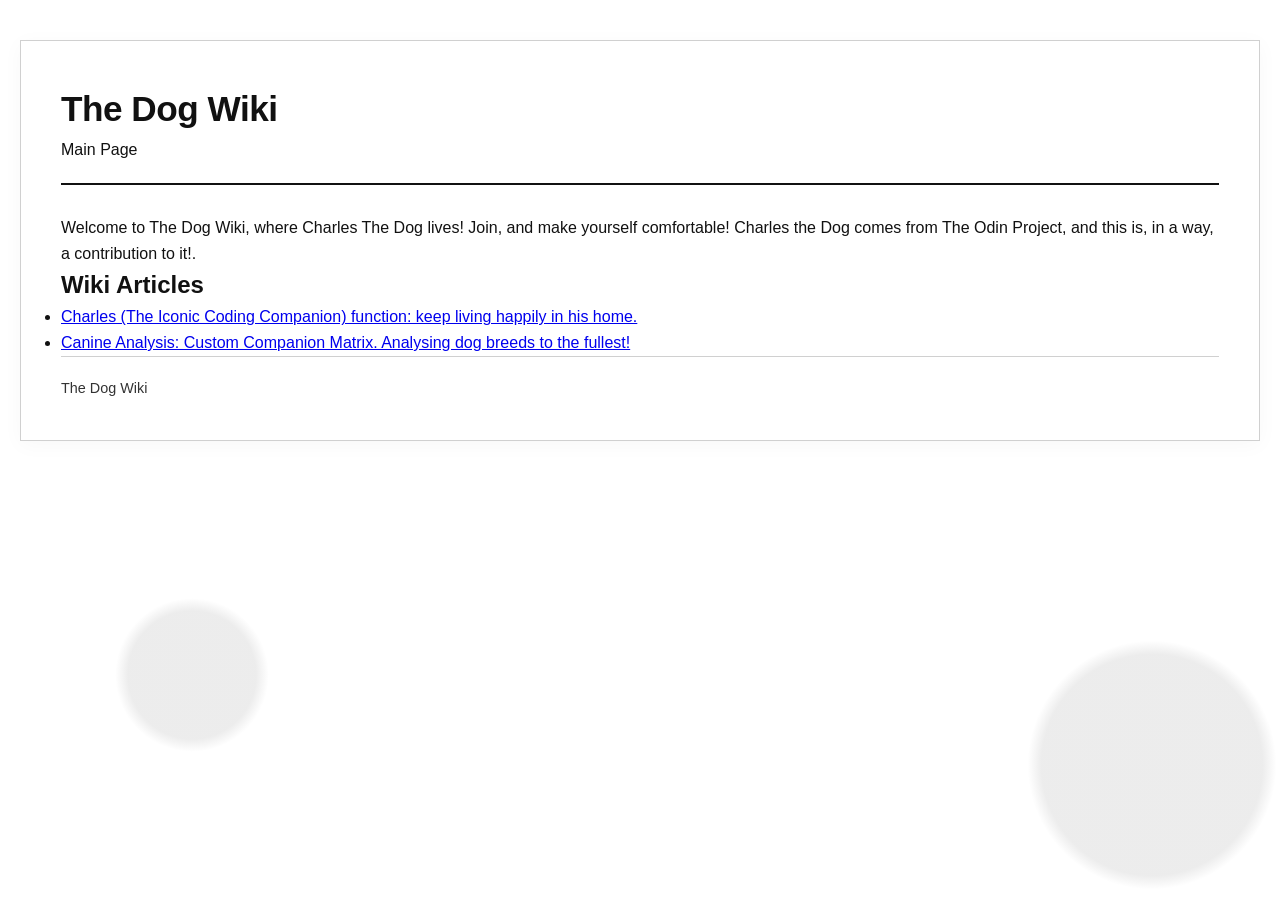
<file: index.html>
<!DOCTYPE html>
<html lang="en">
<head>
    <meta charset="UTF-8">
    <meta name="viewport" content="width=device-width, initial-scale=1.0">
    <title>Main Page - The Doggo of the soul Wiki</title>
    <link rel="stylesheet" href="style.css">
</head>
<body>
    <body class="charles-theme"></body>
    <div class="wiki-wrapper">
        <header class="wiki-header">
            <h1 class="page-title">The Dog Wiki</h1>
            <p class="site-sub">Main Page</p>
        </header>

        <main class="wiki-content">
            <section class="article-body">
                <p class="lead-paragraph">
                    Welcome to The Dog Wiki, where Charles The Dog lives! Join, and make yourself comfortable! Charles the Dog comes from The Odin Project, and this is, in a way, a contribution to it!.
                </p>
                
                <h2>Wiki Articles</h2>
                <ul class="wiki-list">
                    <li><a href="charlie.html">Charles (The Iconic Coding Companion) function: keep living happily in his home.</a></li>
                    <li><a href="dogwiki.html">Canine Analysis: Custom Companion Matrix. Analysing dog breeds to the fullest!</a></li>
                </ul>
            </section>
        </main>

        <footer class="wiki-footer">
            <p class="site-sub">The Dog Wiki</p>
        </footer>
    </div>
</body>
</html>
</file>
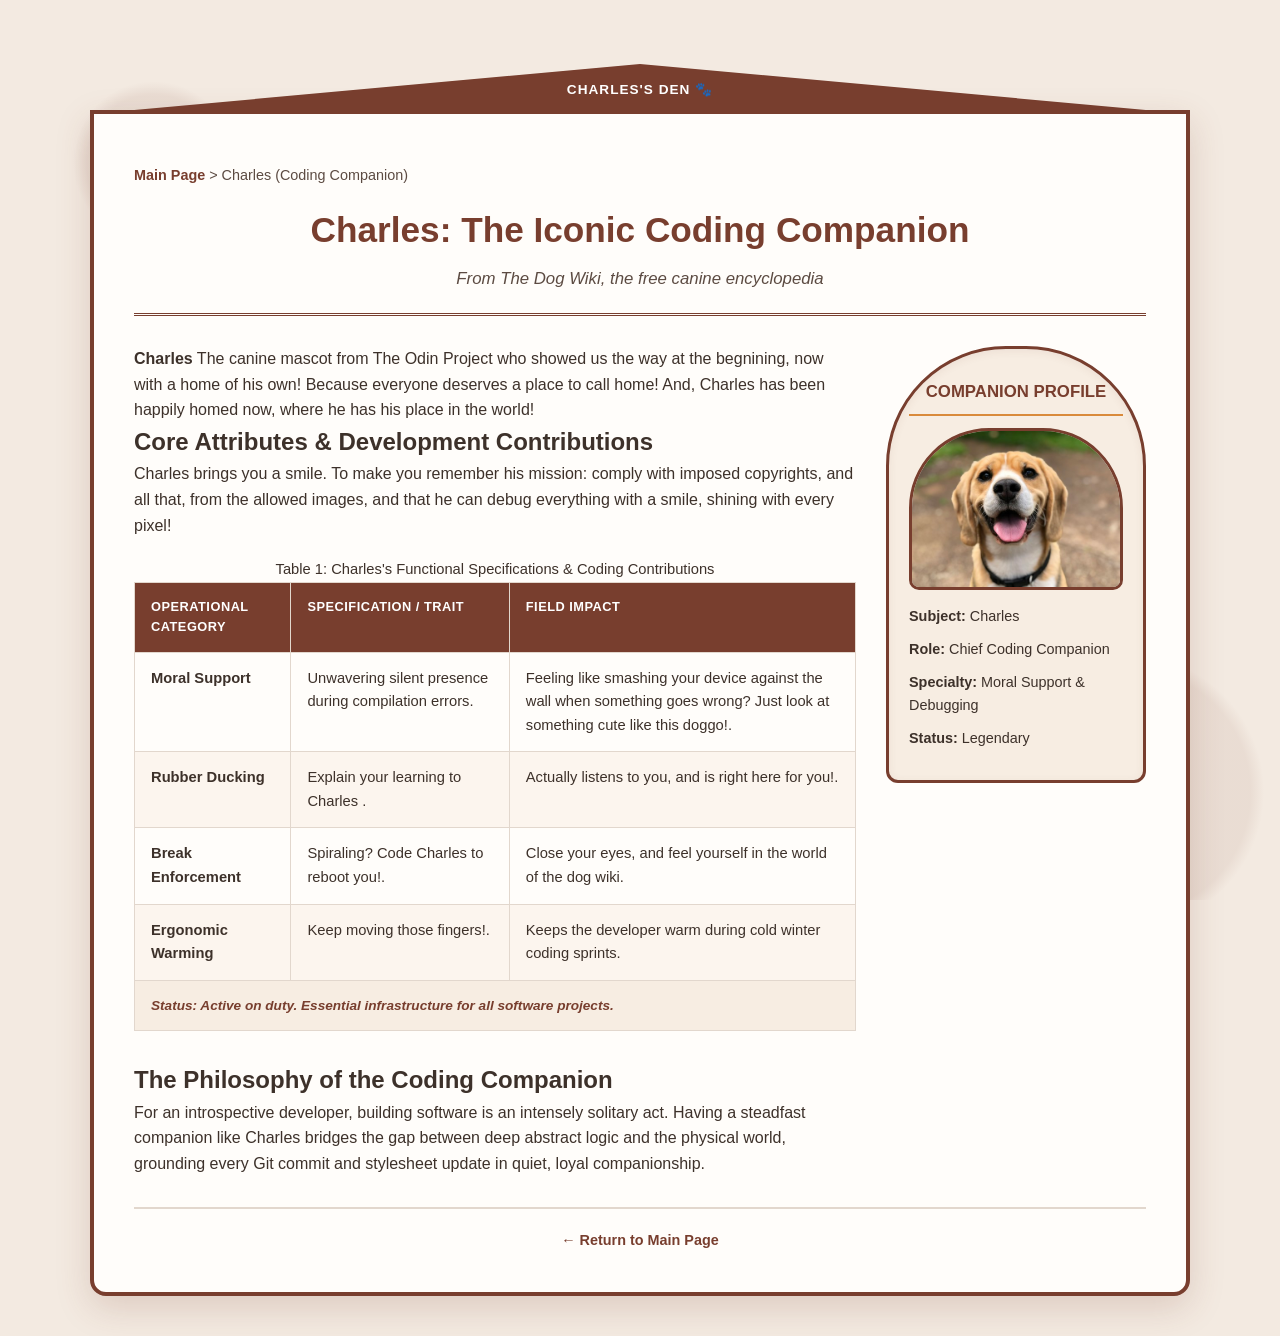
<file: charlie.html>
<!DOCTYPE html>
<html lang="en">
<head>
    <meta charset="UTF-8">
    <meta name="viewport" content="width=device-width, initial-scale=1.0">
    <title>Charles (The Iconic Coding Companion) - The Dog Wiki</title>
    <link rel="stylesheet" href="charles.css">
</head>
<body>
    <div class="wiki-wrapper">
        <nav class="wiki-breadcrumbs">
            <a href="index.html">Main Page</a> &gt; Charles (Coding Companion)
        </nav>

        <header class="wiki-header">
            <h1 class="page-title">Charles: The Iconic Coding Companion</h1>
            <p class="wiki-subtitle">From The Dog Wiki, the free canine encyclopedia</p>
        </header>

        <main class="wiki-content">
            <section class="article-body">
                <p class="lead-paragraph">
                    <strong>Charles</strong>  The canine mascot from The Odin Project who showed us the way at the begnining, now with a home of his own! Because everyone deserves a place to call home! And, Charles has been happily homed now, where he has his place in the world!
                </p>

                <section id="charles-overview">
                    <h2>Core Attributes & Development Contributions</h2>
                    <p>
                        Charles brings you a smile. To make you remember his mission: comply with imposed copyrights, and all that, from the allowed images, and that he can debug everything with a smile, shining with every pixel!
                    </p>

                    <div class="table-container">
                        <table class="wiki-table">
                            <caption>Table 1: Charles's Functional Specifications & Coding Contributions</caption>
                            <thead>
                                <tr>
                                    <th>Operational Category</th>
                                    <th>Specification / Trait</th>
                                    <th>Field Impact</th>
                                </tr>
                            </thead>
                            <tbody>
                                <tr>
                                    <td><strong>Moral Support</strong></td>
                                    <td>Unwavering silent presence during compilation errors.</td>
                                    <td> Feeling like smashing your device against the wall when something goes wrong? Just look at something cute like this doggo!.</td>
                                </tr>
                                <tr>
                                    <td><strong>Rubber Ducking</strong></td>
                                    <td> Explain your learning to Charles .</td>
                                    <td> Actually listens to you, and is right here for you!.</td>
                                </tr>
                                <tr>
                                    <td><strong>Break Enforcement</strong></td>
                                    <td> Spiraling?  Code Charles to reboot you!.</td>
                                    <td> Close your eyes, and feel yourself in the world of the dog wiki.</td>
                                </tr>
                                <tr>
                                    <td><strong>Ergonomic Warming</strong></td>
                                    <td> Keep moving those fingers!.</td>
                                    <td>Keeps the developer warm during cold winter coding sprints.</td>
                                </tr>
                            </tbody>
                            <tfoot>
                                <tr>
                                    <td colspan="3">Status: Active on duty. Essential infrastructure for all software projects.</td>
                                </tr>
                            </tfoot>
                        </table>
                    </div>
                </section>

                <section id="companion-legacy">
                    <h2>The Philosophy of the Coding Companion</h2>
                    <p>
                        For an introspective developer, building software is an intensely solitary act. Having a steadfast companion like Charles bridges the gap between deep abstract logic and the physical world, grounding every Git commit and stylesheet update in quiet, loyal companionship.
                    </p>
                </section>
            </section>

            <!-- Arched Dog House Doorway Infobox with Charles's Picture -->
            <aside class="infobox-container">
                <aside class="infobox">
                    <h3>COMPANION PROFILE</h3>
                    
                    <div class="profile-image-container">
                        <img src="./dog.jpg" alt="Charles the Dog - Iconic Coding Companion" class="profile-image">
                    </div>

                    <ul class="profile-details">
                        <li><strong>Subject:</strong> Charles</li>
                        <li><strong>Role:</strong> Chief Coding Companion</li>
                        <li><strong>Specialty:</strong> Moral Support & Debugging</li>
                        <li><strong>Status:</strong> Legendary</li>
                    </ul>
                </aside>
            </aside>
        </main>

        <footer class="wiki-footer">
            <p><a href="index.html" class="back-link">&larr; Return to Main Page</a></p>
        </footer>
    </div>
</body>
</html>
</file>
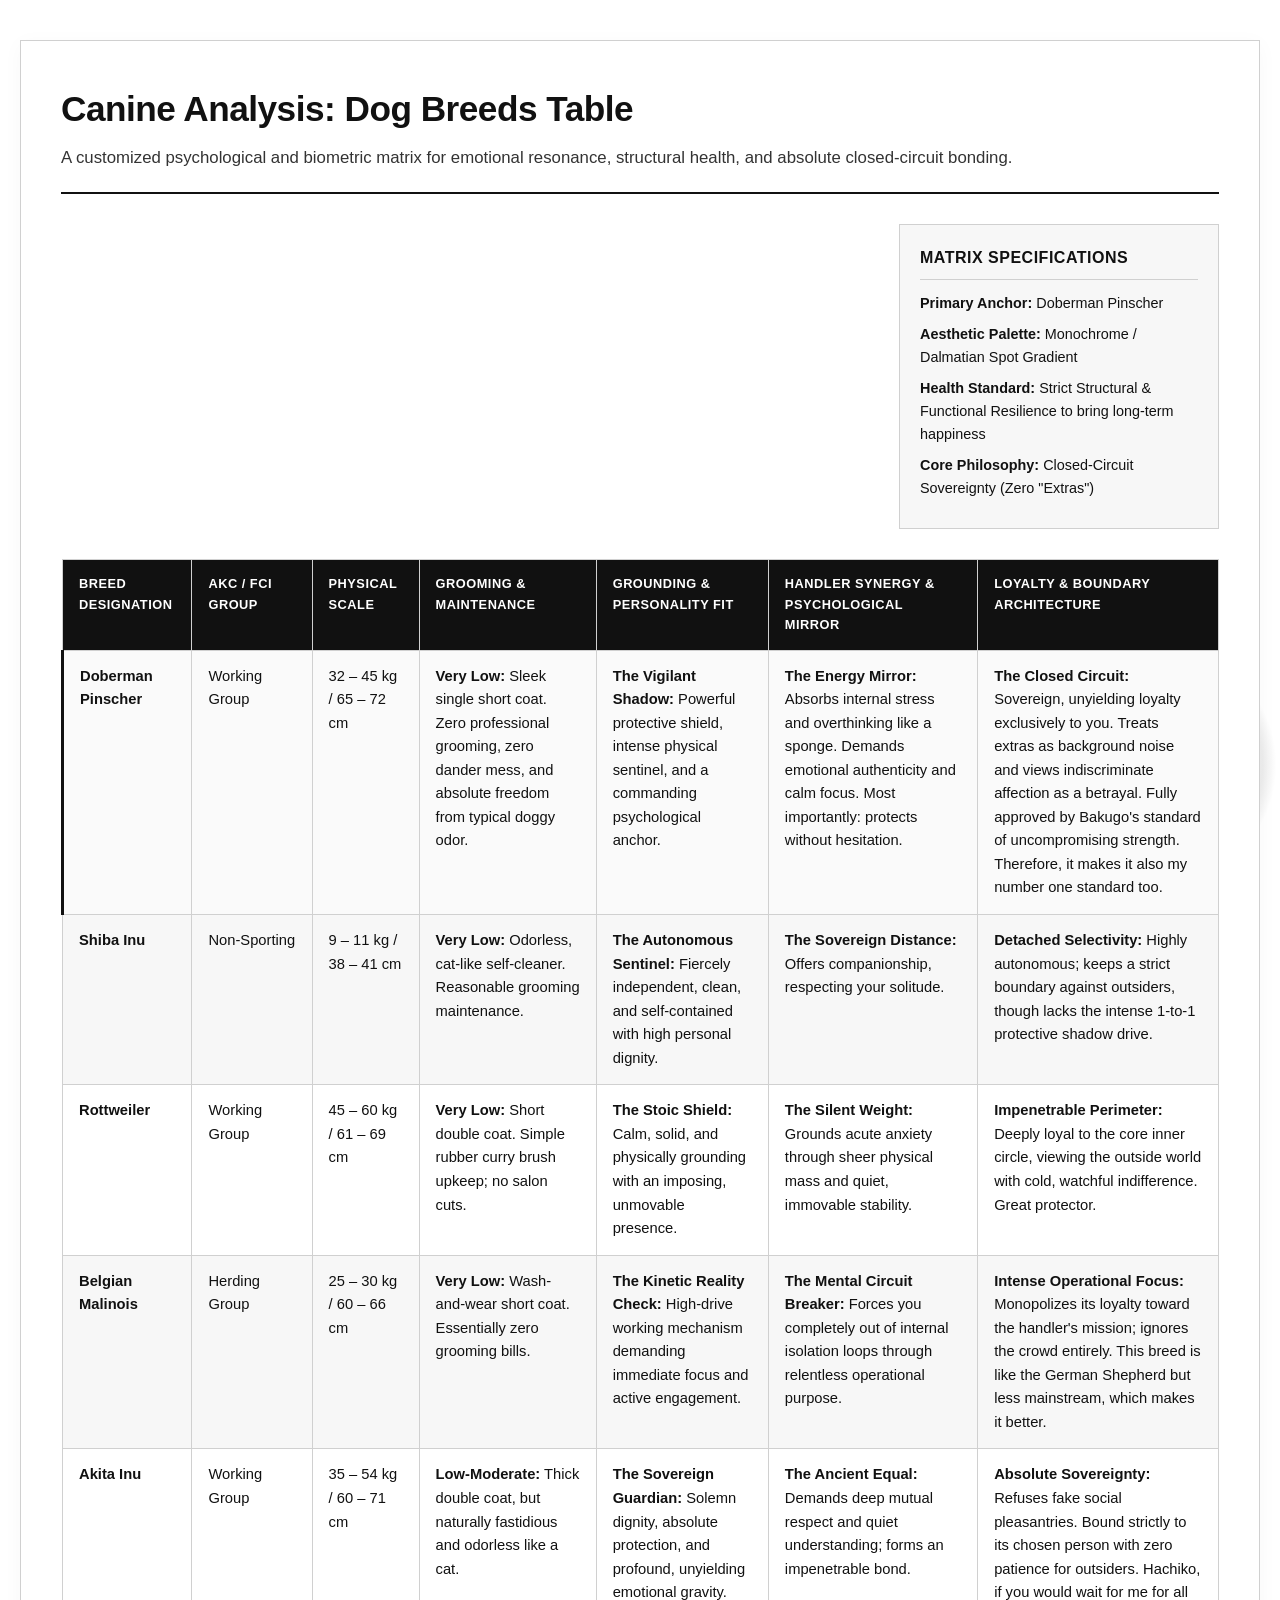
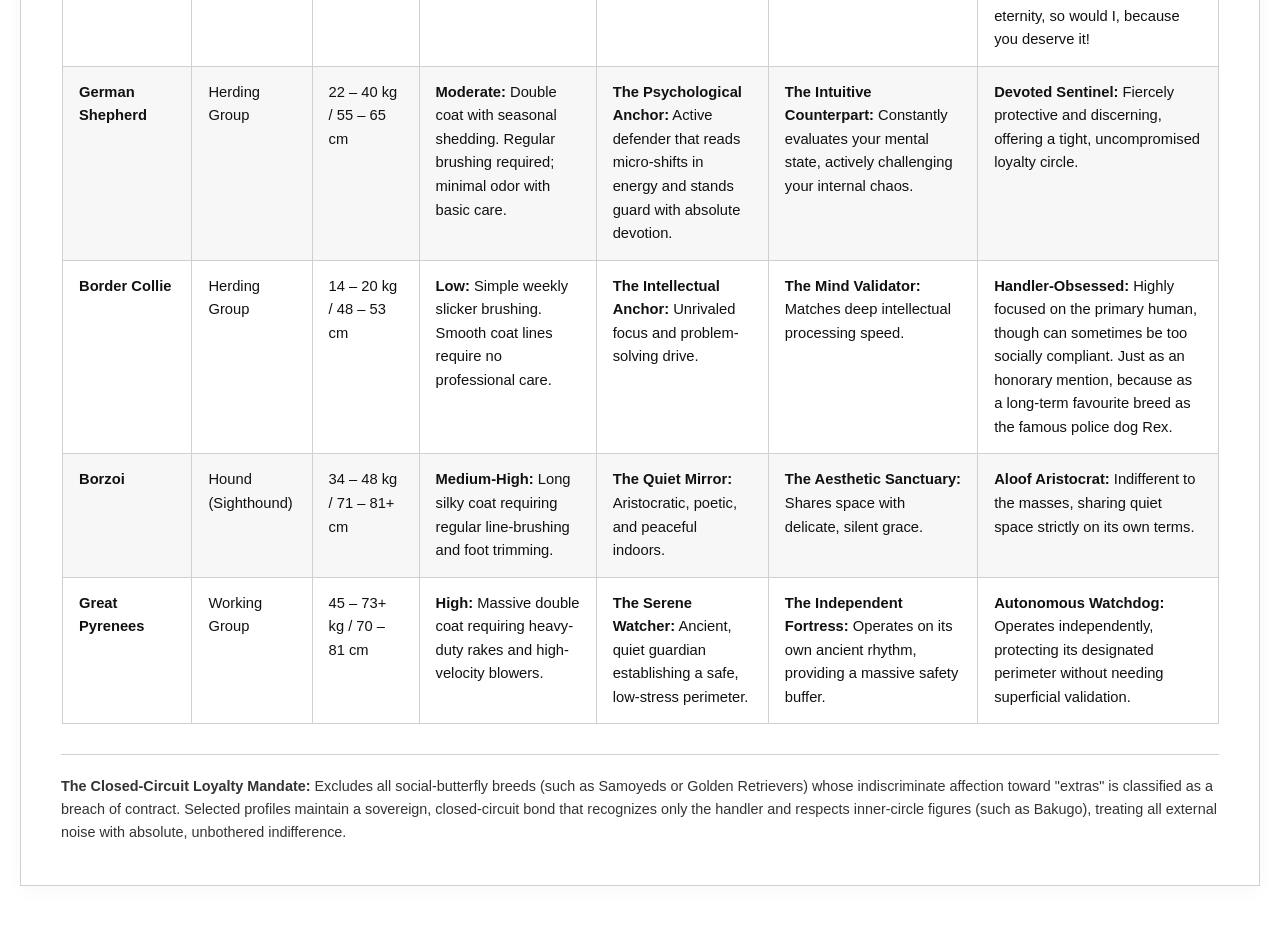
<file: dogwiki.html>
<!DOCTYPE html>
<html lang="en">
<head>
    <meta charset="UTF-8">
    <meta name="viewport" content="width=device-width, initial-scale=1.0">
    <title>Canine Analysis: Dog Breeds Table</title>
    <link rel="stylesheet" href="style.css">
</head>
<body>
    <div class="wiki-wrapper">
        <header class="wiki-header">
            <h1 class="page-title">Canine Analysis: Dog Breeds Table</h1>
            <p class="wiki-subtitle">A customized psychological and biometric matrix for emotional resonance, structural health, and absolute closed-circuit bonding.</p>
        </header>

        <main class="wiki-content">
            <section class="infobox-container">
                <aside class="infobox">
                    <h3>Matrix Specifications</h3>
                    <ul>
                        <li><strong>Primary Anchor:</strong> Doberman Pinscher</li>
                        <li><strong>Aesthetic Palette:</strong> Monochrome / Dalmatian Spot Gradient</li>
                        <li><strong>Health Standard:</strong> Strict Structural & Functional Resilience to bring long-term happiness</li>
                        <li><strong>Core Philosophy:</strong> Closed-Circuit Sovereignty (Zero "Extras")</li>
                    </ul>
                </aside>
            </section>

            <div class="table-container">
                <table class="wiki-table">
                    <thead>
                        <tr>
                            <th>Breed Designation</th>
                            <th>AKC / FCI Group</th>
                            <th>Physical Scale</th>
                            <th>Grooming & Maintenance</th>
                            <th>Grounding & Personality Fit</th>
                            <th>Handler Synergy & Psychological Mirror</th>
                            <th>Loyalty & Boundary Architecture</th>
                        </tr>
                    </thead>
                    <tbody>
                        <tr class="highlight-row">
                            <td><strong>Doberman Pinscher</strong></td>
                            <td>Working Group</td>
                            <td>32 – 45 kg / 65 – 72 cm</td>
                            <td><strong>Very Low:</strong> Sleek single short coat. Zero professional grooming, zero dander mess, and absolute freedom from typical doggy odor.</td>
                            <td><strong>The Vigilant Shadow:</strong> Powerful protective shield, intense physical sentinel, and a commanding psychological anchor.</td>
                            <td><strong>The Energy Mirror:</strong> Absorbs internal stress and overthinking like a sponge. Demands emotional authenticity and calm focus. Most importantly: protects without hesitation.</td>
                            <td><strong>The Closed Circuit:</strong> Sovereign, unyielding loyalty exclusively to you. Treats extras as background noise and views indiscriminate affection as a betrayal. Fully approved by Bakugo's standard of uncompromising strength. Therefore, it makes it also my number one standard too.</td>
                        </tr>
                        <tr>
                            <td><strong>Shiba Inu</strong></td>
                            <td>Non-Sporting</td>
                            <td>9 – 11 kg / 38 – 41 cm</td>
                            <td><strong>Very Low:</strong> Odorless, cat-like self-cleaner. Reasonable grooming maintenance.</td>
                            <td><strong>The Autonomous Sentinel:</strong> Fiercely independent, clean, and self-contained with high personal dignity.</td>
                            <td><strong>The Sovereign Distance:</strong> Offers companionship, respecting your solitude.</td>
                            <td><strong>Detached Selectivity:</strong> Highly autonomous; keeps a strict boundary against outsiders, though lacks the intense 1-to-1 protective shadow drive.</td>
                        </tr>
                        <tr>
                            <td><strong>Rottweiler</strong></td>
                            <td>Working Group</td>
                            <td>45 – 60 kg / 61 – 69 cm</td>
                            <td><strong>Very Low:</strong> Short double coat. Simple rubber curry brush upkeep; no salon cuts.</td>
                            <td><strong>The Stoic Shield:</strong> Calm, solid, and physically grounding with an imposing, unmovable presence.</td>
                            <td><strong>The Silent Weight:</strong> Grounds acute anxiety through sheer physical mass and quiet, immovable stability.</td>
                            <td><strong>Impenetrable Perimeter:</strong> Deeply loyal to the core inner circle, viewing the outside world with cold, watchful indifference. Great protector.</td>
                        </tr>
                        <tr>
                            <td><strong>Belgian Malinois</strong></td>
                            <td>Herding Group</td>
                            <td>25 – 30 kg / 60 – 66 cm</td>
                            <td><strong>Very Low:</strong> Wash-and-wear short coat. Essentially zero grooming bills.</td>
                            <td><strong>The Kinetic Reality Check:</strong> High-drive working mechanism demanding immediate focus and active engagement.</td>
                            <td><strong>The Mental Circuit Breaker:</strong> Forces you completely out of internal isolation loops through relentless operational purpose.</td>
                            <td><strong>Intense Operational Focus:</strong> Monopolizes its loyalty toward the handler's mission; ignores the crowd entirely. This breed is like the German Shepherd but less mainstream, which makes it better.</td>
                        </tr>
                        <tr>
                            <td><strong>Akita Inu</strong></td>
                            <td>Working Group</td>
                            <td>35 – 54 kg / 60 – 71 cm</td>
                            <td><strong>Low-Moderate:</strong> Thick double coat, but naturally fastidious and odorless like a cat.</td>
                            <td><strong>The Sovereign Guardian:</strong> Solemn dignity, absolute protection, and profound, unyielding emotional gravity.</td>
                            <td><strong>The Ancient Equal:</strong> Demands deep mutual respect and quiet understanding; forms an impenetrable bond.</td>
                            <td><strong>Absolute Sovereignty:</strong> Refuses fake social pleasantries. Bound strictly to its chosen person with zero patience for outsiders. Hachiko, if you would wait for me for all eternity, so would I, because you deserve it!</td>
                        </tr>
                        <tr>
                            <td><strong>German Shepherd</strong></td>
                            <td>Herding Group</td>
                            <td>22 – 40 kg / 55 – 65 cm</td>
                            <td><strong>Moderate:</strong> Double coat with seasonal shedding. Regular brushing required; minimal odor with basic care.</td>
                            <td><strong>The Psychological Anchor:</strong> Active defender that reads micro-shifts in energy and stands guard with absolute devotion.</td>
                            <td><strong>The Intuitive Counterpart:</strong> Constantly evaluates your mental state, actively challenging your internal chaos.</td>
                            <td><strong>Devoted Sentinel:</strong> Fiercely protective and discerning, offering a tight, uncompromised loyalty circle.</td>
                        </tr>
                        <tr>
                            <td><strong>Border Collie</strong></td>
                            <td>Herding Group</td>
                            <td>14 – 20 kg / 48 – 53 cm</td>
                            <td><strong>Low:</strong> Simple weekly slicker brushing. Smooth coat lines require no professional care.</td>
                            <td><strong>The Intellectual Anchor:</strong> Unrivaled focus and problem-solving drive.</td>
                            <td><strong>The Mind Validator:</strong> Matches deep intellectual processing speed.</td>
                            <td><strong>Handler-Obsessed:</strong> Highly focused on the primary human, though can sometimes be too socially compliant. Just as an honorary mention, because as a long-term favourite breed as the famous police dog Rex.</td>
                        </tr>
                        <tr>
                            <td><strong>Borzoi</strong></td>
                            <td>Hound (Sighthound)</td>
                            <td>34 – 48 kg / 71 – 81+ cm</td>
                            <td><strong>Medium-High:</strong> Long silky coat requiring regular line-brushing and foot trimming.</td>
                            <td><strong>The Quiet Mirror:</strong> Aristocratic, poetic, and peaceful indoors.</td>
                            <td><strong>The Aesthetic Sanctuary:</strong> Shares space with delicate, silent grace.</td>
                            <td><strong>Aloof Aristocrat:</strong> Indifferent to the masses, sharing quiet space strictly on its own terms.</td>
                        </tr>
                        <tr>
                            <td><strong>Great Pyrenees</strong></td>
                            <td>Working Group</td>
                            <td>45 – 73+ kg / 70 – 81 cm</td>
                            <td><strong>High:</strong> Massive double coat requiring heavy-duty rakes and high-velocity blowers.</td>
                            <td><strong>The Serene Watcher:</strong> Ancient, quiet guardian establishing a safe, low-stress perimeter.</td>
                            <td><strong>The Independent Fortress:</strong> Operates on its own ancient rhythm, providing a massive safety buffer.</td>
                            <td><strong>Autonomous Watchdog:</strong> Operates independently, protecting its designated perimeter without needing superficial validation.</td>
                        </tr>
                    </tbody>
                </table>
            </div>

            <footer class="wiki-footer">
                <p><strong>The Closed-Circuit Loyalty Mandate:</strong> Excludes all social-butterfly breeds (such as Samoyeds or Golden Retrievers) whose indiscriminate affection toward "extras" is classified as a breach of contract. Selected profiles maintain a sovereign, closed-circuit bond that recognizes only the handler and respects inner-circle figures (such as Bakugo), treating all external noise with absolute, unbothered indifference.</p>
            </footer>
        </main>
    </div>
</body>
</html>
</file>
<file: style.css>
/* --- Monochrome Dalmatian Palette & Base Setup --- */
:root {
    --bg-pure: #ffffff;
    --bg-offwhite: #f7f7f7;
    --ink-black: #111111;
    --graphite: #333333;
    --border-gray: #d0d0d0;
    --spot-color: rgba(17, 17, 17, 0.08);
}

* {
    box-sizing: border-box;
    margin: 0;
    padding: 0;
}

body {
    background-color: var(--bg-pure);
    color: var(--ink-black);
    font-family: -apple-system, BlinkMacSystemFont, "Segoe UI", Roboto, Helvetica, Arial, sans-serif;
    line-height: 1.6;
    padding: 40px 20px;
    
    /* Custom Ink-Black Radial-Gradient Dalmatian Spot Margin Background */
    background-image: 
        radial-gradient(circle at 10% 15%, var(--spot-color) 0%, var(--spot-color) 4%, transparent 5%),
        radial-gradient(circle at 85% 25%, var(--spot-color) 0%, var(--spot-color) 6%, transparent 7%),
        radial-gradient(circle at 15% 75%, var(--spot-color) 0%, var(--spot-color) 5%, transparent 6%),
        radial-gradient(circle at 90% 85%, var(--spot-color) 0%, var(--spot-color) 8%, transparent 9%);
    background-size: 100% 100%;
    background-attachment: fixed;
}

/* --- Wiki Wrapper --- */
.wiki-wrapper {
    max-width: 1400px;
    margin: 0 auto;
    background: var(--bg-pure);
    border: 1px solid var(--border-gray);
    padding: 40px;
    box-shadow: 0 4px 20px rgba(0, 0, 0, 0.03);
}

/* --- Header --- */
.wiki-header {
    border-bottom: 2px solid var(--ink-black);
    padding-bottom: 20px;
    margin-bottom: 30px;
}

.wiki-header h1 {
    font-size: 2.2rem;
    font-weight: 700;
    letter-spacing: -0.5px;
    color: var(--ink-black);
}

.wiki-subtitle {
    font-size: 1.05rem;
    color: var(--graphite);
    margin-top: 8px;
}

/* --- Infobox --- */
.infobox-container {
    display: flex;
    justify-content: flex-end;
    margin-bottom: 30px;
}

.infobox {
    background: var(--bg-offwhite);
    border: 1px solid var(--border-gray);
    padding: 20px;
    width: 320px;
    font-size: 0.9rem;
}

.infobox h3 {
    font-size: 1rem;
    border-bottom: 1px solid var(--border-gray);
    padding-bottom: 8px;
    margin-bottom: 12px;
    text-transform: uppercase;
    letter-spacing: 0.5px;
}

.infobox ul {
    list-style: none;
}

.infobox li {
    margin-bottom: 8px;
}

/* --- Wiki Table --- */
.table-container {
    overflow-x: auto;
    margin-bottom: 30px;
}

.wiki-table {
    width: 100%;
    border-collapse: collapse;
    text-align: left;
    font-size: 0.92rem;
}

.wiki-table th, 
.wiki-table td {
    padding: 14px 16px;
    border: 1px solid var(--border-gray);
    vertical-align: top;
}

.wiki-table th {
    background-color: var(--ink-black);
    color: var(--bg-pure);
    font-weight: 600;
    text-transform: uppercase;
    font-size: 0.8rem;
    letter-spacing: 0.5px;
}

.wiki-table tr:nth-child(even) {
    background-color: var(--bg-offwhite);
}

.wiki-table tr:hover {
    background-color: #f0f0f0;
}

.highlight-row {
    background-color: #fafafa !important;
    border-left: 3px solid var(--ink-black);
}

/* --- Footer --- */
.wiki-footer {
    border-top: 1px solid var(--border-gray);
    padding-top: 20px;
    font-size: 0.9rem;
    color: var(--graphite);
}

/* Breadcrumbs for navigation */
.wiki-breadcrumbs {
    font-size: 0.9rem;
    margin-bottom: 15px;
    color: var(--graphite);
}

.wiki-breadcrumbs a {
    color: inherit;
    text-decoration: none;
    font-weight: 600;
}

.wiki-breadcrumbs a:hover {
    text-decoration: underline;
}

.back-link {
    color: inherit;
    text-decoration: none;
    font-weight: 600;
}

.back-link:hover {
    text-decoration: underline;
}
</file>
<file: charles.css>
/* ==========================================
   Charles's Dedicated Cozy Dog House Theme
   ========================================== */

:root {
    --house-bg-outer: #f3eae1;          /* Soft warm oatmeal background */
    --house-bg-inner: #fffdfa;          /* Clean cream paper inside the den */
    --house-wood-chestnut: #783e2e;     /* Warm chestnut wood trim */
    --house-amber-warm: #d98a3b;        /* Cozy amber accent */
    --house-text-dark: #3d312a;         /* Deep warm brown text */
    --house-border-warm: #e2d7cd;       /* Soft wooden border */
    --house-spot: rgba(120, 62, 46, 0.08); /* Warm chestnut spots */
}

* {
    box-sizing: border-box;
    margin: 0;
    padding: 0;
}

body {
    background-color: var(--house-bg-outer);
    color: var(--house-text-dark);
    font-family: -apple-system, BlinkMacSystemFont, "Segoe UI", Roboto, Helvetica, Arial, sans-serif;
    line-height: 1.6;
    padding: 60px 20px 40px 20px;
    
    /* Cozy warm chestnut spots pattern */
    background-image: 
        radial-gradient(circle at 12% 18%, var(--house-spot) 0%, var(--house-spot) 5%, transparent 6%),
        radial-gradient(circle at 82% 28%, var(--house-spot) 0%, var(--house-spot) 7%, transparent 8%),
        radial-gradient(circle at 18% 80%, var(--house-spot) 0%, var(--house-spot) 6%, transparent 7%),
        radial-gradient(circle at 88% 88%, var(--house-spot) 0%, var(--house-spot) 9%, transparent 10%);
    background-size: cover;
    background-attachment: fixed;
}

/* --- Dog House Main Container (Pitched Roof Roofline) --- */
.wiki-wrapper {
    position: relative;
    max-width: 1100px;
    margin: 50px auto 0 auto;
    background: var(--house-bg-inner);
    border: 4px solid var(--house-wood-chestnut);
    border-radius: 0 0 16px 16px;
    padding: 50px 40px 40px 40px;
    box-shadow: 0 12px 35px rgba(120, 62, 46, 0.18);
}

/* Pitched Triangular Gable Roof Peak */
.wiki-wrapper::before {
    content: "";
    position: absolute;
    top: -50px;
    left: -4px;
    right: -4px;
    height: 50px;
    background: var(--house-wood-chestnut);
    clip-path: polygon(50% 0%, 100% 100%, 0% 100%);
}

/* Roof Peak Signboard Badge */
.wiki-wrapper::after {
    content: "CHARLES'S DEN 🐾";
    position: absolute;
    top: -35px;
    left: 50%;
    transform: translateX(-50%);
    color: #ffffff;
    font-size: 0.85rem;
    font-weight: 700;
    letter-spacing: 1px;
    z-index: 2;
}

/* Header Styling */
.wiki-header {
    border-bottom: 3px double var(--house-wood-chestnut);
    text-align: center;
    padding-bottom: 20px;
    margin-bottom: 30px;
    margin-top: 10px;
}

.wiki-header h1,
.page-title {
    color: var(--house-wood-chestnut);
    font-size: 2.2rem;
    font-weight: 700;
}

.wiki-subtitle {
    color: #5c4b42;
    font-style: italic;
    font-size: 1.05rem;
    margin-top: 8px;
}

/* Layout Content Structure */
.wiki-content {
    display: flex;
    gap: 30px;
    flex-wrap: wrap;
    margin-bottom: 30px;
}

.article-body {
    flex: 3;
    min-width: 280px;
}

/* --- Arched Dog House Entrance Doorway Infobox --- */
.infobox-container {
    flex: 1;
    min-width: 260px;
}

.infobox {
    background: #f7ede2;
    border: 3px solid var(--house-wood-chestnut);
    border-radius: 120px 120px 12px 12px;
    padding: 30px 20px 20px 20px;
    box-shadow: inset 0 2px 8px rgba(120, 62, 46, 0.08);
}

.infobox h3 {
    border-bottom: 2px solid var(--house-amber-warm);
    color: var(--house-wood-chestnut);
    text-align: center;
    font-size: 1.05rem;
    padding-bottom: 8px;
    margin-bottom: 12px;
    text-transform: uppercase;
}

/* --- Charles Profile Image Frame --- */
.profile-image-container {
    width: 100%;
    margin: 0 auto 15px auto;
    border: 3px solid var(--house-wood-chestnut);
    border-radius: 80px 80px 10px 10px; /* Matching arched shape */
    overflow: hidden;
    background-color: #efe5dd;
    box-shadow: inset 0 2px 6px rgba(0, 0, 0, 0.1);
}

.profile-image {
    width: 100%;
    height: auto;
    display: block;
    object-fit: cover;
}

.infobox ul,
.profile-details {
    list-style: none;
    padding: 0;
    margin: 0;
}

.infobox li,
.profile-details li {
    margin-bottom: 10px;
    font-size: 0.9rem;
}

/* Wiki Table */
.table-container {
    overflow-x: auto;
    margin: 20px 0 30px 0;
}

.wiki-table {
    width: 100%;
    border-collapse: collapse;
    text-align: left;
    font-size: 0.92rem;
    border: 1px solid var(--house-border-warm);
}

.wiki-table th, 
.wiki-table td {
    padding: 14px 16px;
    border: 1px solid var(--house-border-warm);
    vertical-align: top;
}

.wiki-table th {
    background-color: var(--house-wood-chestnut);
    color: #ffffff;
    font-weight: 600;
    text-transform: uppercase;
    font-size: 0.8rem;
    letter-spacing: 0.5px;
}

.wiki-table tr:nth-child(even) {
    background-color: #fcf5ee;
}

.wiki-table tr:hover {
    background-color: #f3e5d8;
}

.wiki-table tfoot td {
    background-color: #f7ede2;
    color: var(--house-wood-chestnut);
    font-weight: 600;
    font-size: 0.85rem;
    font-style: italic;
}

/* Navigation & Footer */
.wiki-breadcrumbs {
    font-size: 0.9rem;
    margin-bottom: 15px;
    color: #5c4b42;
}

.wiki-breadcrumbs a,
.back-link {
    color: var(--house-wood-chestnut);
    text-decoration: none;
    font-weight: 700;
}

.wiki-breadcrumbs a:hover,
.back-link:hover {
    text-decoration: underline;
}

.wiki-footer {
    border-top: 2px solid var(--house-border-warm);
    padding-top: 20px;
    font-size: 0.9rem;
    color: #5c4b42;
    text-align: center;
}
</file>
